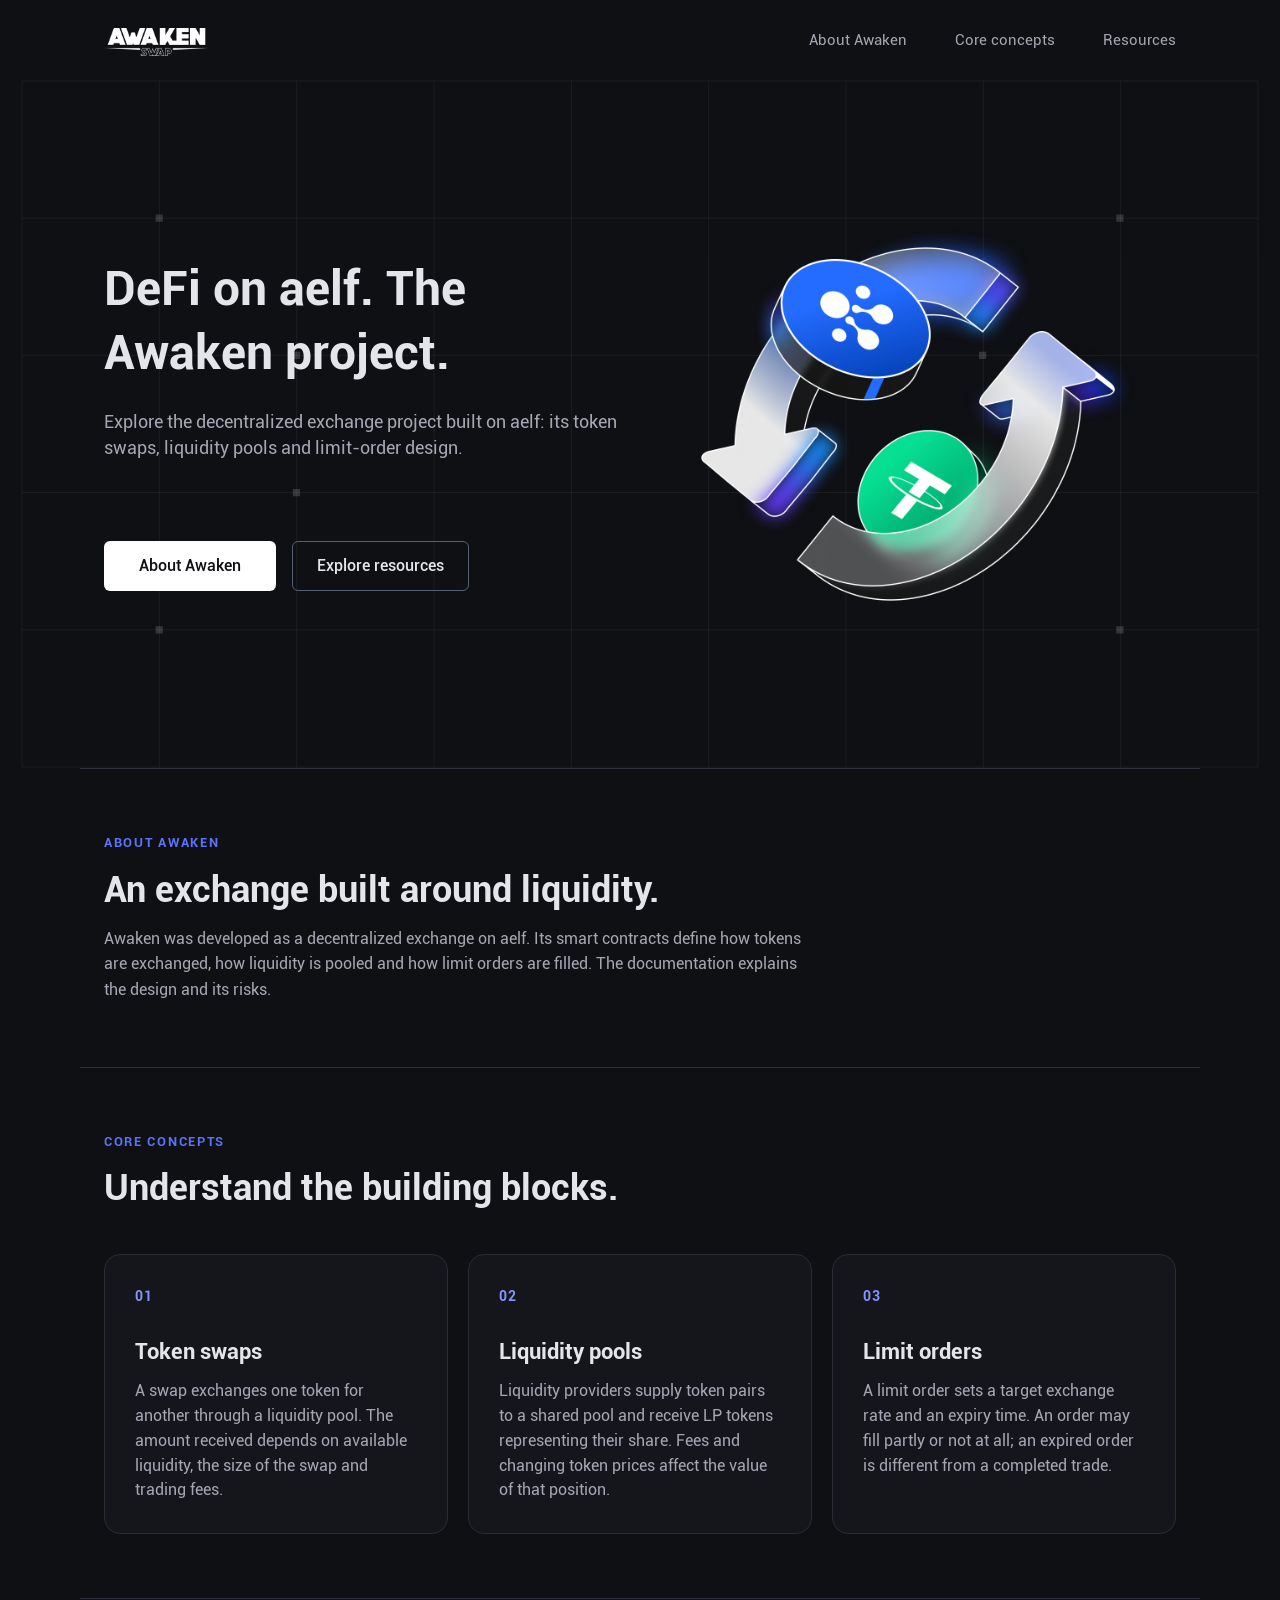
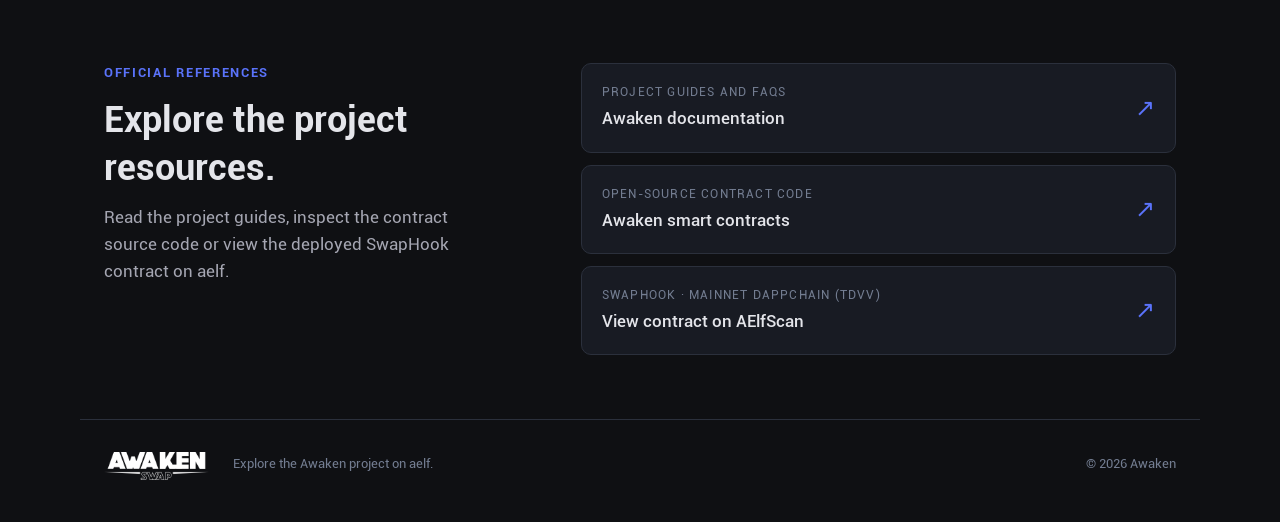
<file: index.html>
<!doctype html>
<html lang="en">
  <head>
    <meta charset="utf-8">
    <meta name="viewport" content="width=device-width, initial-scale=1">
    <meta name="description" content="Learn about Awaken, token swaps and liquidity pools on aelf. Find project documentation, smart contracts and blockchain records.">
    <meta name="theme-color" content="#101217">
    <title>Awaken · DeFi on aelf</title>
    <link rel="icon" href="assets/awaken-mark.svg" type="image/svg+xml">
    <link rel="stylesheet" href="styles.css">
    <link rel="stylesheet" href="landing.css">
  </head>
  <body>
    <header class="site-header">
      <a class="brand" href="index.html" aria-label="Awaken home">
        <img class="wordmark" src="assets/landing-logo.svg" alt="AwakenSwap" width="200" height="32">
      </a>
      <nav aria-label="Page navigation">
        <a href="#about">About Awaken</a>
        <a href="#scope">Core concepts</a>
        <a href="#support">Resources</a>
      </nav>
    </header>

    <main>
      <section class="hero" aria-labelledby="page-title">
        <div class="hero-copy">
          <p class="eyebrow">Awaken</p>
          <h1 id="page-title">DeFi on aelf.
            The Awaken project.</h1>
          <p class="hero-lede">Explore the decentralized exchange project built on aelf: its token swaps, liquidity pools and limit-order design.</p>
          <div class="hero-actions">
            <a class="button button-primary" href="#about">About Awaken</a>
            <a class="button button-secondary" href="#support">Explore resources</a>
          </div>
        </div>
        <img class="hero-image" src="assets/landing-hero.png" width="640" height="640" alt="Awaken’s original aelf DeFi illustration">
      </section>

      <section class="notice section" id="about" aria-labelledby="about-title">
        <div>
          <p class="eyebrow">About Awaken</p>
          <h2 id="about-title">An exchange built around liquidity.</h2>
          <p>Awaken was developed as a decentralized exchange on aelf. Its smart contracts define how tokens are exchanged, how liquidity is pooled and how limit orders are filled. The documentation explains the design and its risks.</p>
        </div>
      </section>

      <section class="section" id="scope" aria-labelledby="scope-title">
        <div class="section-heading">
          <p class="eyebrow">Core concepts</p>
          <h2 id="scope-title">Understand the building blocks.</h2>
        </div>
        <div class="card-grid">
          <article class="info-card featured-card">
            <div class="card-number">01</div>
            <h3>Token swaps</h3>
            <p>A swap exchanges one token for another through a liquidity pool. The amount received depends on available liquidity, the size of the swap and trading fees.</p>
          </article>
          <article class="info-card">
            <div class="card-number">02</div>
            <h3>Liquidity pools</h3>
            <p>Liquidity providers supply token pairs to a shared pool and receive LP tokens representing their share. Fees and changing token prices affect the value of that position.</p>
          </article>
          <article class="info-card">
            <div class="card-number">03</div>
            <h3>Limit orders</h3>
            <p>A limit order sets a target exchange rate and an expiry time. An order may fill partly or not at all; an expired order is different from a completed trade.</p>
          </article>
        </div>
      </section>

      <section class="section support" id="support" aria-labelledby="support-title">
        <div class="section-heading">
          <p class="eyebrow">Official references</p>
          <h2 id="support-title">Explore the project resources.</h2>
          <p>Read the project guides, inspect the contract source code or view the deployed SwapHook contract on aelf.</p>
        </div>
        <div class="support-links">
          <a href="https://awakenfinance.gitbook.io/en/" target="_blank" rel="noopener noreferrer">
            <span><small>Project guides and FAQs</small><strong>Awaken documentation</strong></span><span class="arrow" aria-hidden="true">↗</span>
          </a>
          <a href="https://github.com/Awaken-Finance/awaken-swap-contract" target="_blank" rel="noopener noreferrer">
            <span><small>Open-source contract code</small><strong>Awaken smart contracts</strong></span><span class="arrow" aria-hidden="true">↗</span>
          </a>
          <a href="https://aelfscan.io/tDVV/address/ELF_T3mdFC35CQSatUXQ5bQ886pULo2TnzS9rfXxmsoZSGnTq2a2S_tDVV?tab=contract" target="_blank" rel="noopener noreferrer">
            <span><small>SwapHook · Mainnet dAppChain (tDVV)</small><strong>View contract on AElfScan</strong></span><span class="arrow" aria-hidden="true">↗</span>
          </a>
        </div>
      </section>
    </main>

    <footer class="site-footer">
      <div class="brand footer-brand"><img class="wordmark" src="assets/landing-logo.svg" alt="AwakenSwap" width="200" height="32"></div>
      <p>Explore the Awaken project on aelf.</p>
      <p>© 2026 Awaken</p>
    </footer>
  </body>
</html>
</file>
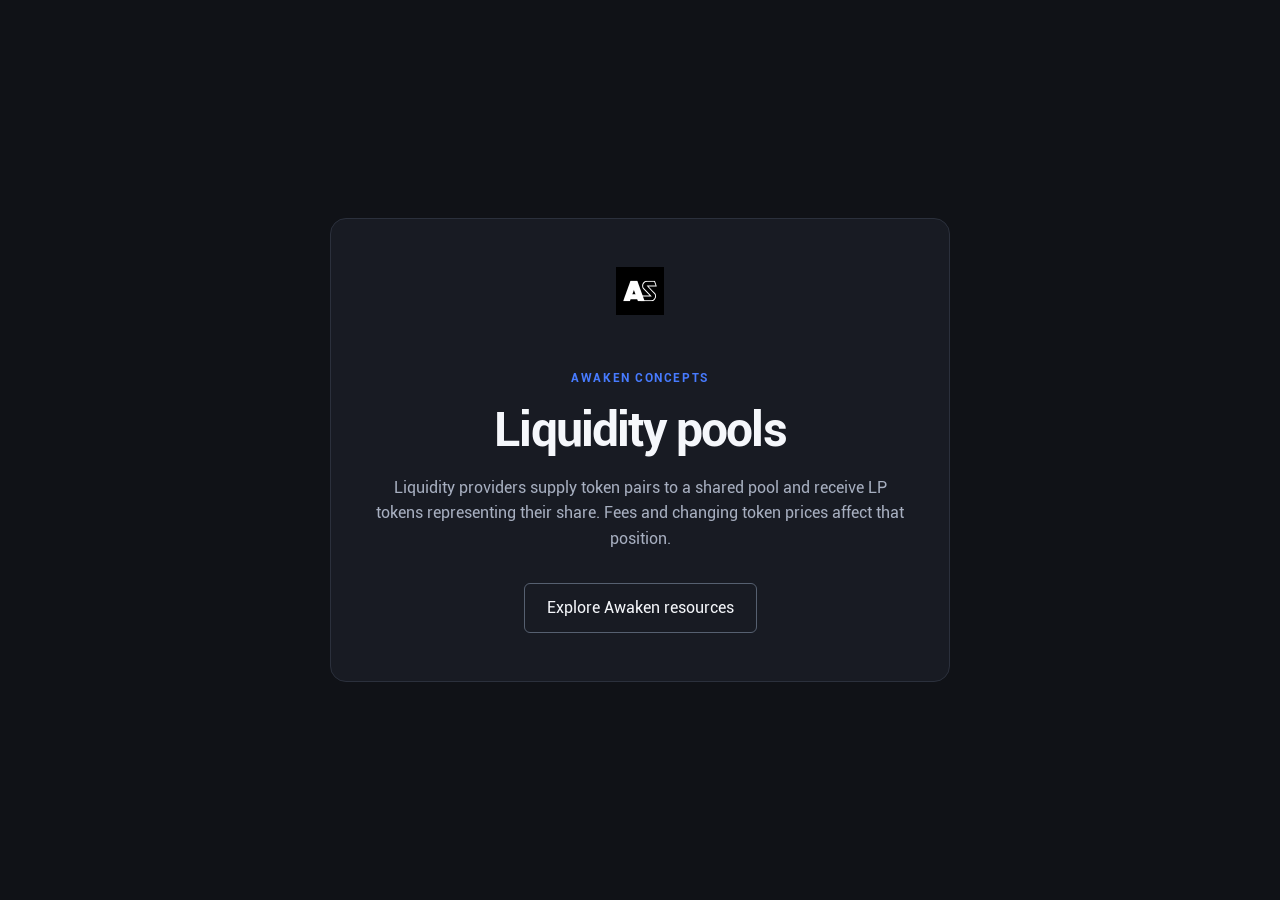
<file: liquidity/index.html>
<!doctype html>
<html lang="en">
  <head>
    <meta charset="utf-8">
    <meta name="viewport" content="width=device-width, initial-scale=1">
    <meta name="description" content="Liquidity providers supply token pairs to a shared pool and receive LP tokens representing their share. Fees and changing token prices affect that position.">
    <meta name="theme-color" content="#101217">
    <title>Awaken · Liquidity pools</title>
    <link rel="icon" href="../assets/awaken-mark.svg" type="image/svg+xml">
    <link rel="stylesheet" href="../styles.css">
    <link rel="stylesheet" href="../routes/topics.css">
  </head>
  <body>
    <main class="topic-page">
      <img class="mark" src="../assets/awaken-mark.svg" alt="Awaken">
      <p class="eyebrow">Awaken concepts</p>
      <h1>Liquidity pools</h1>
      <p>Liquidity providers supply token pairs to a shared pool and receive LP tokens representing their share. Fees and changing token prices affect that position.</p>
      <a class="back" href="../index.html">Explore Awaken resources</a>
    </main>
  </body>
</html>
</file>
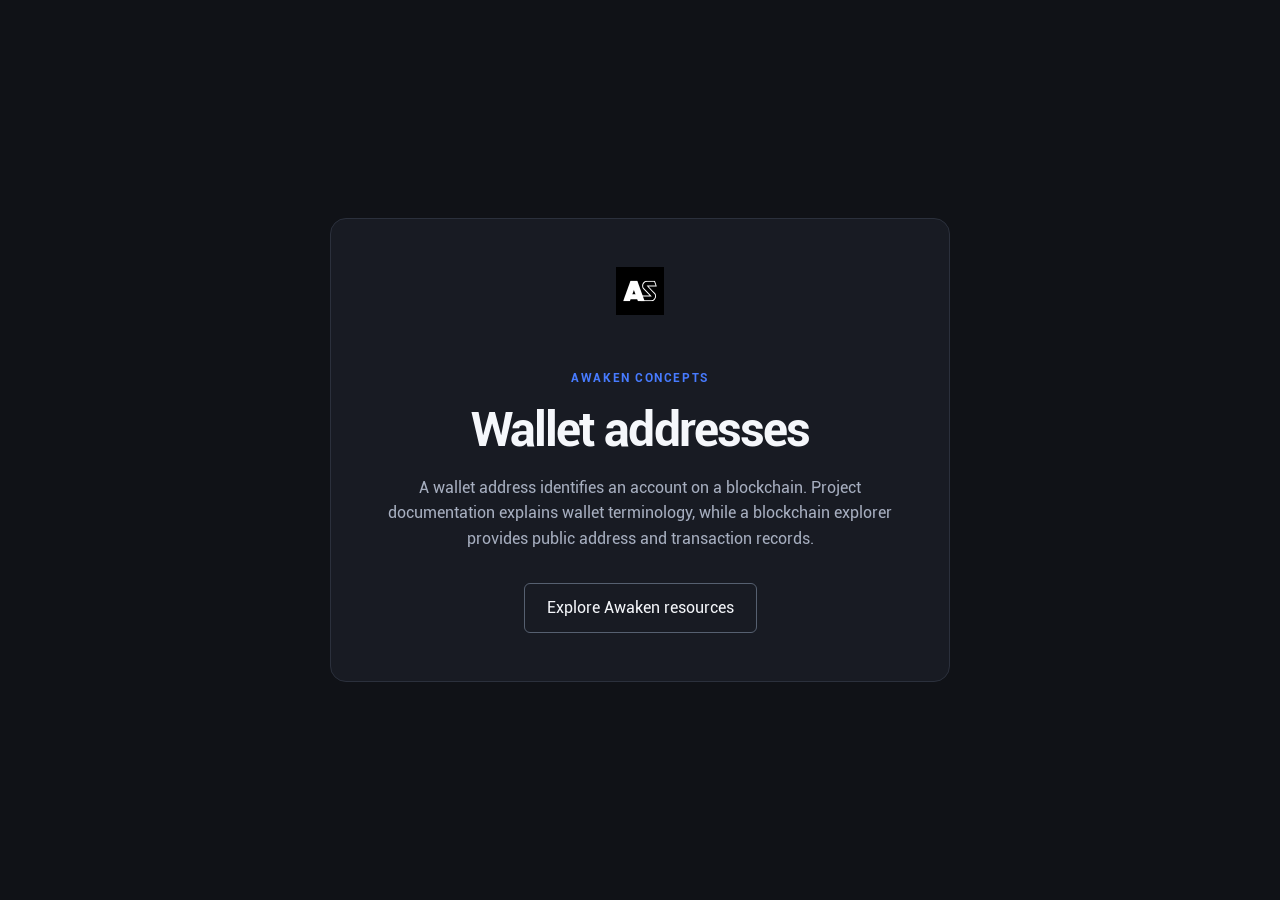
<file: login/index.html>
<!doctype html>
<html lang="en">
  <head>
    <meta charset="utf-8">
    <meta name="viewport" content="width=device-width, initial-scale=1">
    <meta name="description" content="A wallet address identifies an account on a blockchain. Project documentation explains wallet terminology, while a blockchain explorer provides public address and transaction records.">
    <meta name="theme-color" content="#101217">
    <title>Awaken · Wallet addresses</title>
    <link rel="icon" href="../assets/awaken-mark.svg" type="image/svg+xml">
    <link rel="stylesheet" href="../styles.css">
    <link rel="stylesheet" href="../routes/topics.css">
  </head>
  <body>
    <main class="topic-page">
      <img class="mark" src="../assets/awaken-mark.svg" alt="Awaken">
      <p class="eyebrow">Awaken concepts</p>
      <h1>Wallet addresses</h1>
      <p>A wallet address identifies an account on a blockchain. Project documentation explains wallet terminology, while a blockchain explorer provides public address and transaction records.</p>
      <a class="back" href="../index.html">Explore Awaken resources</a>
    </main>
  </body>
</html>
</file>
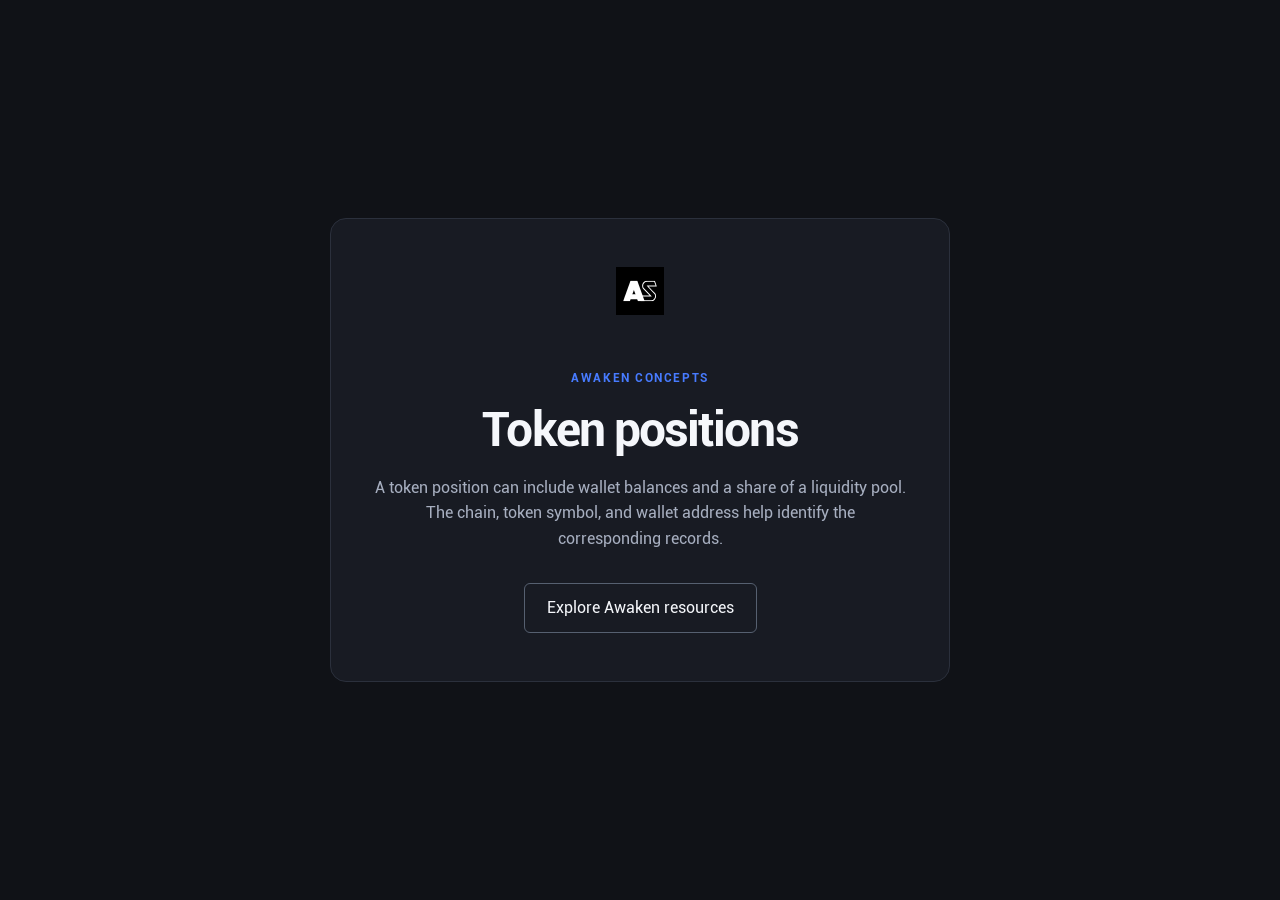
<file: portfolio/index.html>
<!doctype html>
<html lang="en">
  <head>
    <meta charset="utf-8">
    <meta name="viewport" content="width=device-width, initial-scale=1">
    <meta name="description" content="A token position can include wallet balances and a share of a liquidity pool. The chain, token symbol, and wallet address help identify the corresponding records.">
    <meta name="theme-color" content="#101217">
    <title>Awaken · Token positions</title>
    <link rel="icon" href="../assets/awaken-mark.svg" type="image/svg+xml">
    <link rel="stylesheet" href="../styles.css">
    <link rel="stylesheet" href="../routes/topics.css">
  </head>
  <body>
    <main class="topic-page">
      <img class="mark" src="../assets/awaken-mark.svg" alt="Awaken">
      <p class="eyebrow">Awaken concepts</p>
      <h1>Token positions</h1>
      <p>A token position can include wallet balances and a share of a liquidity pool. The chain, token symbol, and wallet address help identify the corresponding records.</p>
      <a class="back" href="../index.html">Explore Awaken resources</a>
    </main>
  </body>
</html>
</file>
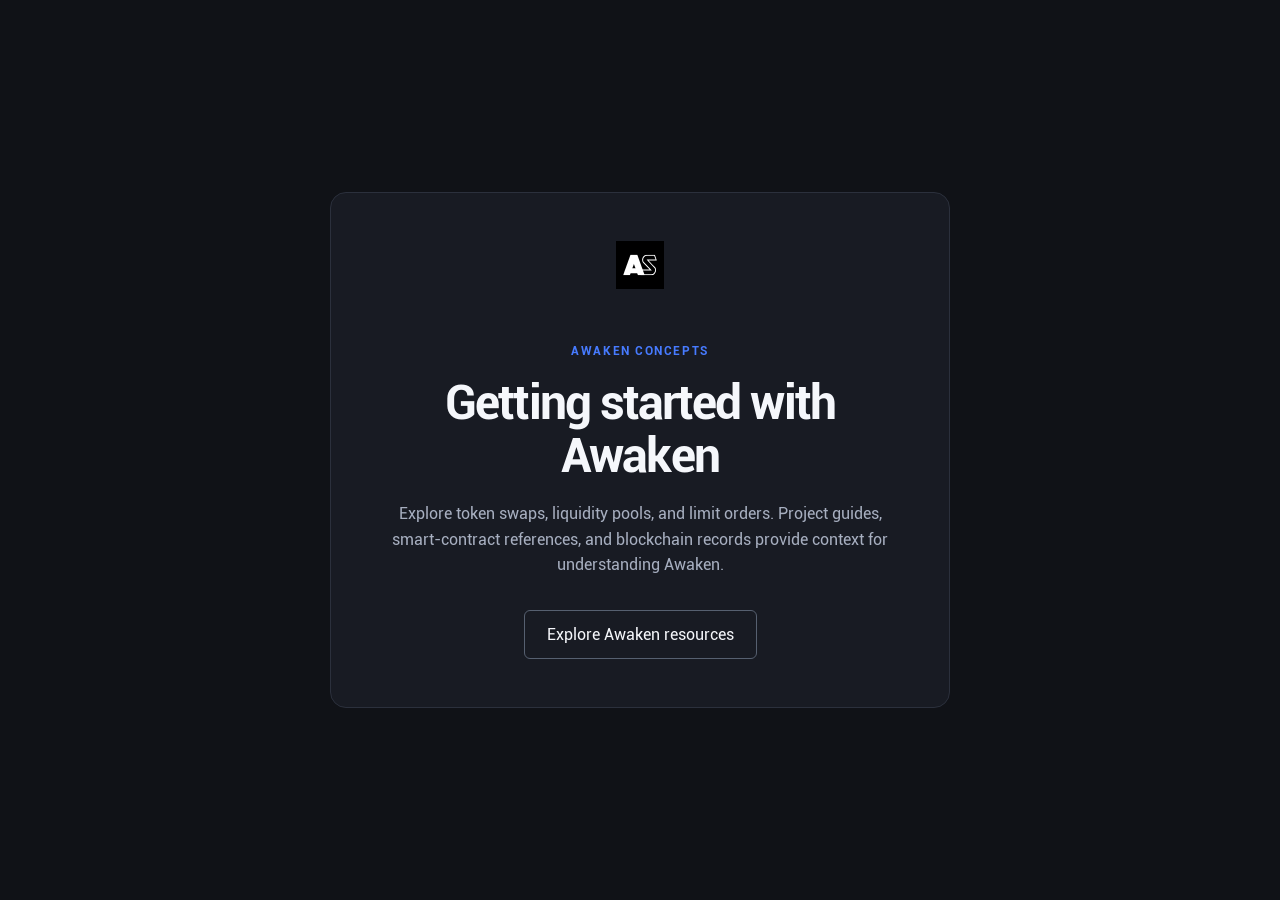
<file: signup/index.html>
<!doctype html>
<html lang="en">
  <head>
    <meta charset="utf-8">
    <meta name="viewport" content="width=device-width, initial-scale=1">
    <meta name="description" content="Explore token swaps, liquidity pools, and limit orders. Project guides, smart-contract references, and blockchain records provide context for understanding Awaken.">
    <meta name="theme-color" content="#101217">
    <title>Awaken · Getting started with Awaken</title>
    <link rel="icon" href="../assets/awaken-mark.svg" type="image/svg+xml">
    <link rel="stylesheet" href="../styles.css">
    <link rel="stylesheet" href="../routes/topics.css">
  </head>
  <body>
    <main class="topic-page">
      <img class="mark" src="../assets/awaken-mark.svg" alt="Awaken">
      <p class="eyebrow">Awaken concepts</p>
      <h1>Getting started with Awaken</h1>
      <p>Explore token swaps, liquidity pools, and limit orders. Project guides, smart-contract references, and blockchain records provide context for understanding Awaken.</p>
      <a class="back" href="../index.html">Explore Awaken resources</a>
    </main>
  </body>
</html>
</file>
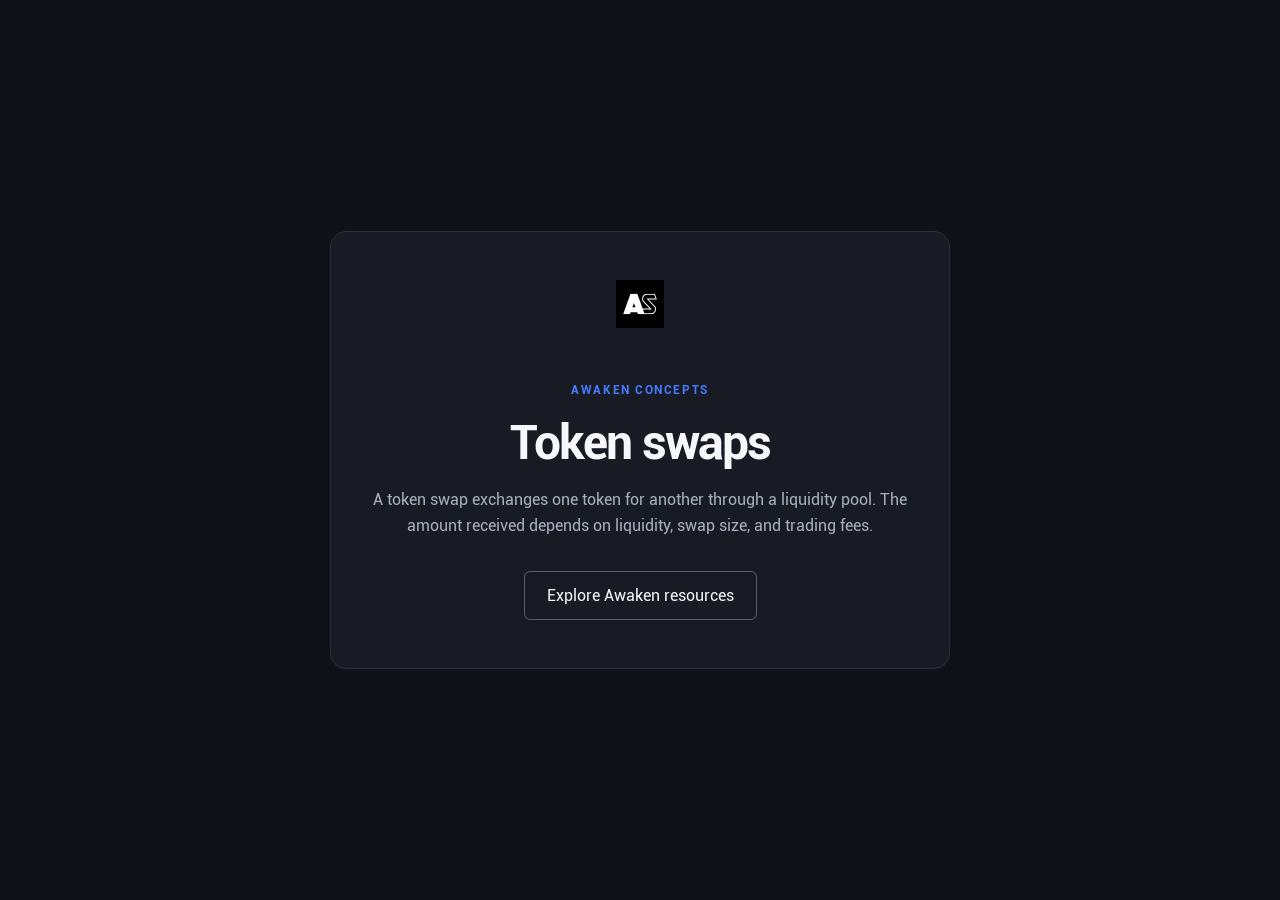
<file: swap/index.html>
<!doctype html>
<html lang="en">
  <head>
    <meta charset="utf-8">
    <meta name="viewport" content="width=device-width, initial-scale=1">
    <meta name="description" content="A token swap exchanges one token for another through a liquidity pool. The amount received depends on liquidity, swap size, and trading fees.">
    <meta name="theme-color" content="#101217">
    <title>Awaken · Token swaps</title>
    <link rel="icon" href="../assets/awaken-mark.svg" type="image/svg+xml">
    <link rel="stylesheet" href="../styles.css">
    <link rel="stylesheet" href="../routes/topics.css">
  </head>
  <body>
    <main class="topic-page">
      <img class="mark" src="../assets/awaken-mark.svg" alt="Awaken">
      <p class="eyebrow">Awaken concepts</p>
      <h1>Token swaps</h1>
      <p>A token swap exchanges one token for another through a liquidity pool. The amount received depends on liquidity, swap size, and trading fees.</p>
      <a class="back" href="../index.html">Explore Awaken resources</a>
    </main>
  </body>
</html>
</file>
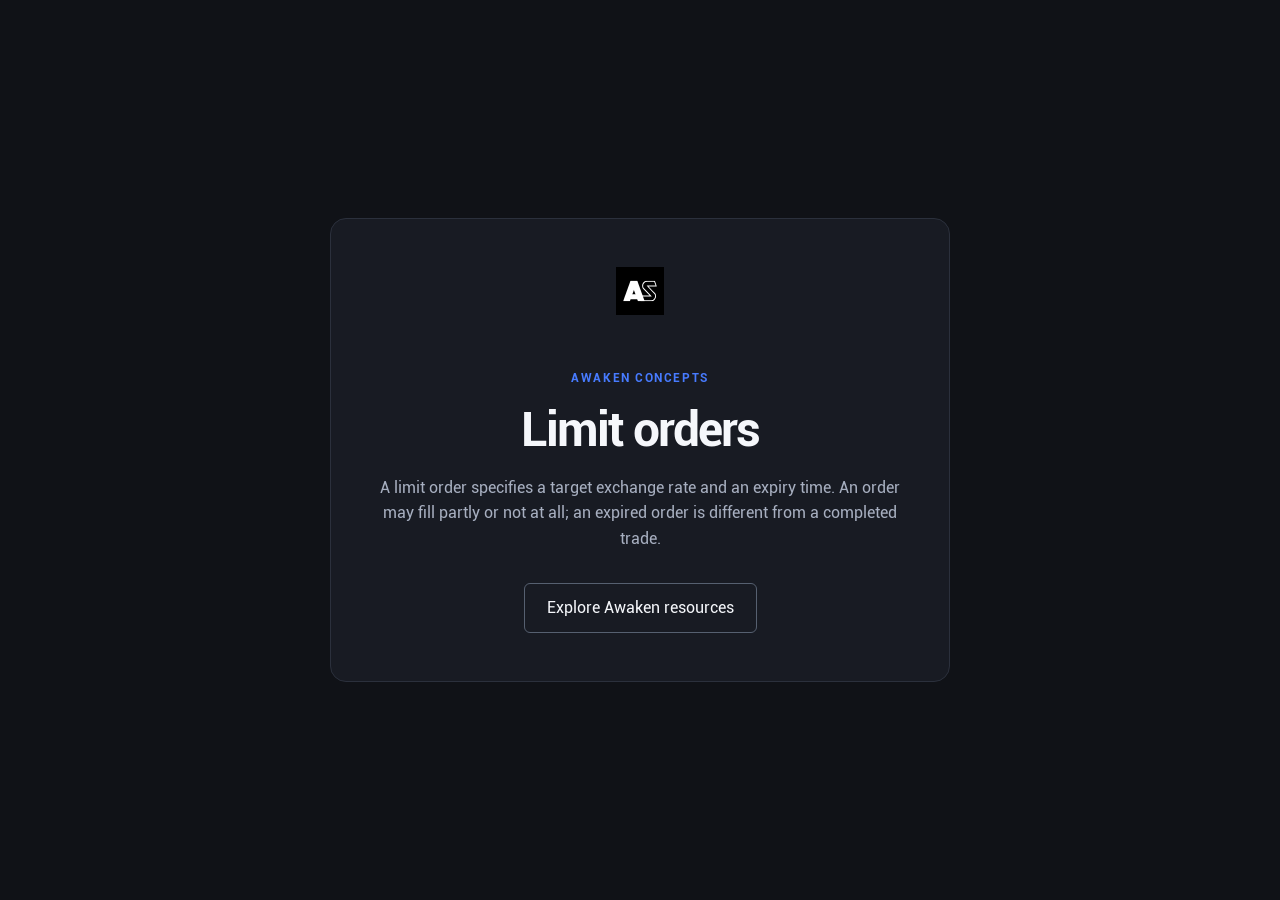
<file: trading/index.html>
<!doctype html>
<html lang="en">
  <head>
    <meta charset="utf-8">
    <meta name="viewport" content="width=device-width, initial-scale=1">
    <meta name="description" content="A limit order specifies a target exchange rate and an expiry time. An order may fill partly or not at all; an expired order is different from a completed trade.">
    <meta name="theme-color" content="#101217">
    <title>Awaken · Limit orders</title>
    <link rel="icon" href="../assets/awaken-mark.svg" type="image/svg+xml">
    <link rel="stylesheet" href="../styles.css">
    <link rel="stylesheet" href="../routes/topics.css">
  </head>
  <body>
    <main class="topic-page">
      <img class="mark" src="../assets/awaken-mark.svg" alt="Awaken">
      <p class="eyebrow">Awaken concepts</p>
      <h1>Limit orders</h1>
      <p>A limit order specifies a target exchange rate and an expiry time. An order may fill partly or not at all; an expired order is different from a completed trade.</p>
      <a class="back" href="../index.html">Explore Awaken resources</a>
    </main>
  </body>
</html>
</file>
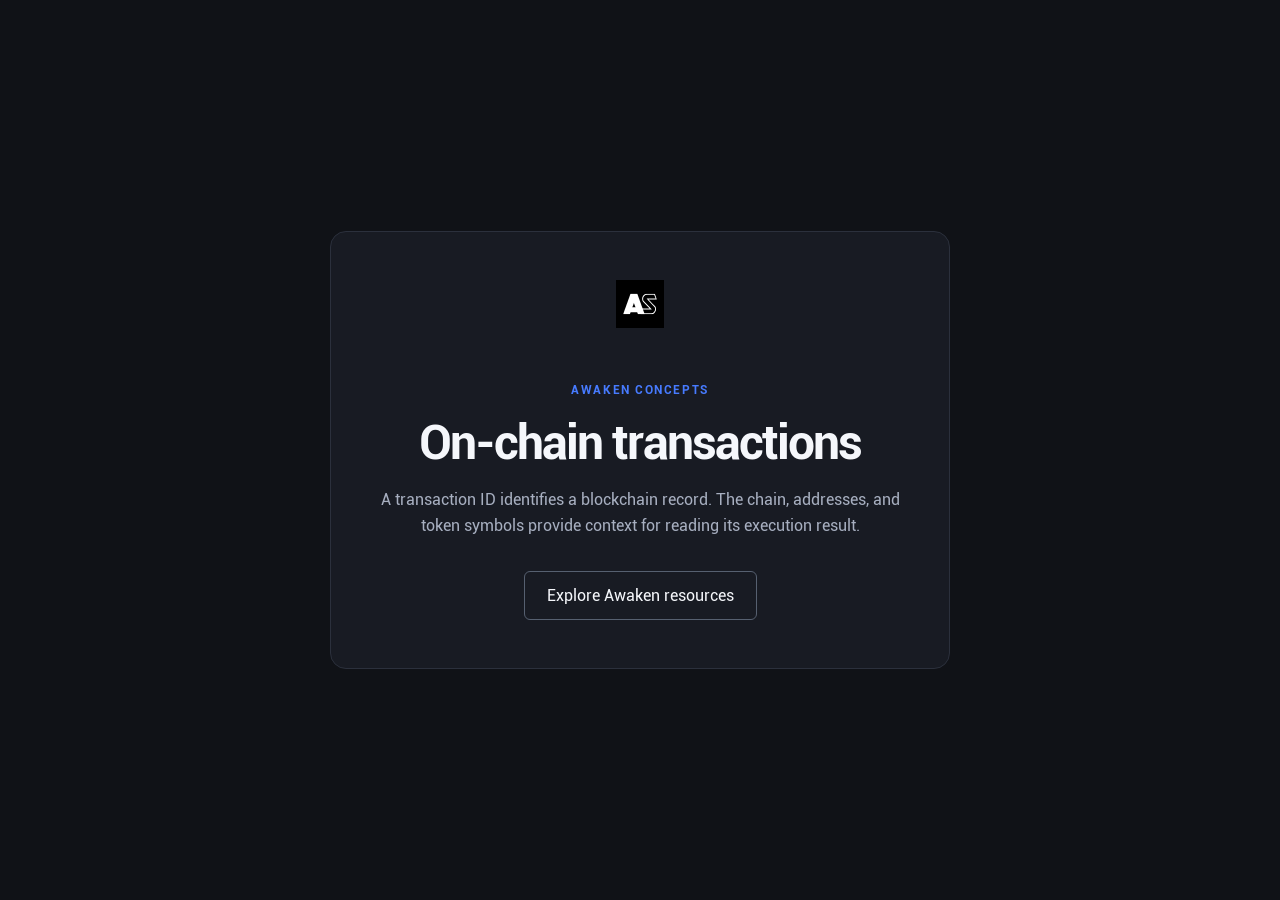
<file: transactions/index.html>
<!doctype html>
<html lang="en">
  <head>
    <meta charset="utf-8">
    <meta name="viewport" content="width=device-width, initial-scale=1">
    <meta name="description" content="A transaction ID identifies a blockchain record. The chain, addresses, and token symbols provide context for reading its execution result.">
    <meta name="theme-color" content="#101217">
    <title>Awaken · On-chain transactions</title>
    <link rel="icon" href="../assets/awaken-mark.svg" type="image/svg+xml">
    <link rel="stylesheet" href="../styles.css">
    <link rel="stylesheet" href="../routes/topics.css">
  </head>
  <body>
    <main class="topic-page">
      <img class="mark" src="../assets/awaken-mark.svg" alt="Awaken">
      <p class="eyebrow">Awaken concepts</p>
      <h1>On-chain transactions</h1>
      <p>A transaction ID identifies a blockchain record. The chain, addresses, and token symbols provide context for reading its execution result.</p>
      <a class="back" href="../index.html">Explore Awaken resources</a>
    </main>
  </body>
</html>
</file>
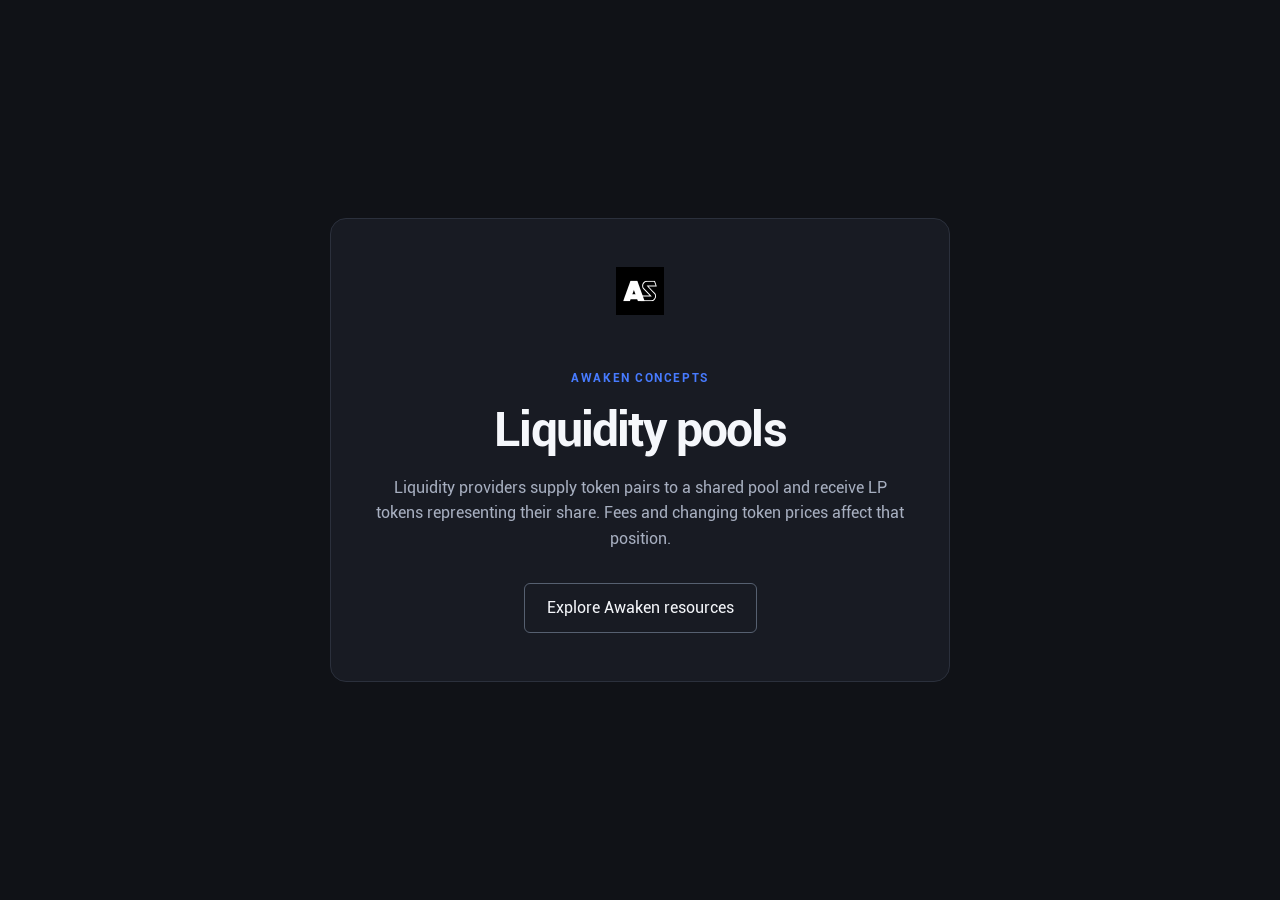
<file: routes/liquidity/index.html>
<!doctype html>
<html lang="en">
  <head>
    <meta charset="utf-8">
    <meta name="viewport" content="width=device-width, initial-scale=1">
    <meta name="description" content="Liquidity providers supply token pairs to a shared pool and receive LP tokens representing their share. Fees and changing token prices affect that position.">
    <meta name="theme-color" content="#101217">
    <title>Awaken · Liquidity pools</title>
    <link rel="icon" href="../../assets/awaken-mark.svg" type="image/svg+xml">
    <link rel="stylesheet" href="../../styles.css">
    <link rel="stylesheet" href="../topics.css">
  </head>
  <body>
    <main class="topic-page">
      <img class="mark" src="../../assets/awaken-mark.svg" alt="Awaken">
      <p class="eyebrow">Awaken concepts</p>
      <h1>Liquidity pools</h1>
      <p>Liquidity providers supply token pairs to a shared pool and receive LP tokens representing their share. Fees and changing token prices affect that position.</p>
      <a class="back" href="../../index.html">Explore Awaken resources</a>
    </main>
  </body>
</html>
</file>
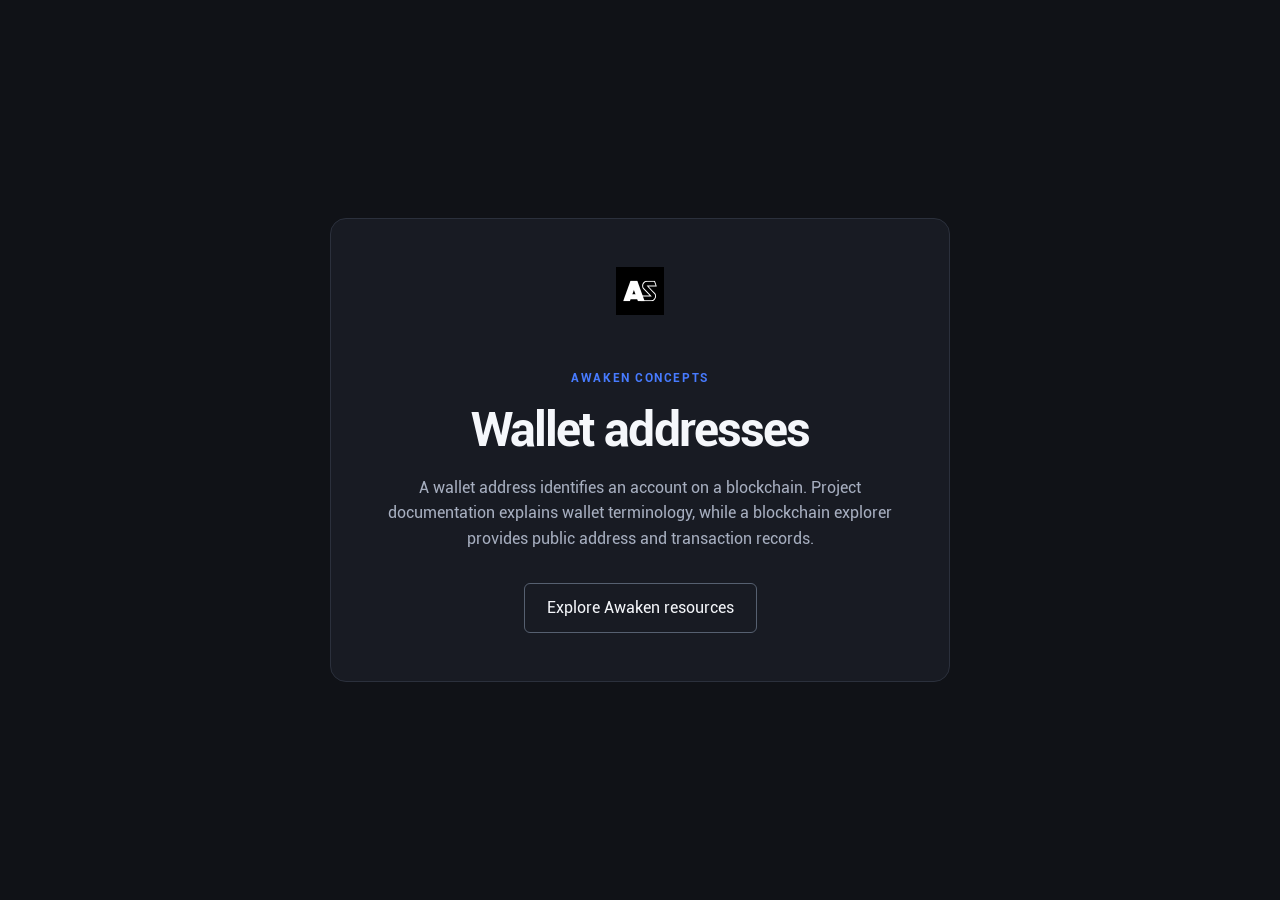
<file: routes/login/index.html>
<!doctype html>
<html lang="en">
  <head>
    <meta charset="utf-8">
    <meta name="viewport" content="width=device-width, initial-scale=1">
    <meta name="description" content="A wallet address identifies an account on a blockchain. Project documentation explains wallet terminology, while a blockchain explorer provides public address and transaction records.">
    <meta name="theme-color" content="#101217">
    <title>Awaken · Wallet addresses</title>
    <link rel="icon" href="../../assets/awaken-mark.svg" type="image/svg+xml">
    <link rel="stylesheet" href="../../styles.css">
    <link rel="stylesheet" href="../topics.css">
  </head>
  <body>
    <main class="topic-page">
      <img class="mark" src="../../assets/awaken-mark.svg" alt="Awaken">
      <p class="eyebrow">Awaken concepts</p>
      <h1>Wallet addresses</h1>
      <p>A wallet address identifies an account on a blockchain. Project documentation explains wallet terminology, while a blockchain explorer provides public address and transaction records.</p>
      <a class="back" href="../../index.html">Explore Awaken resources</a>
    </main>
  </body>
</html>
</file>
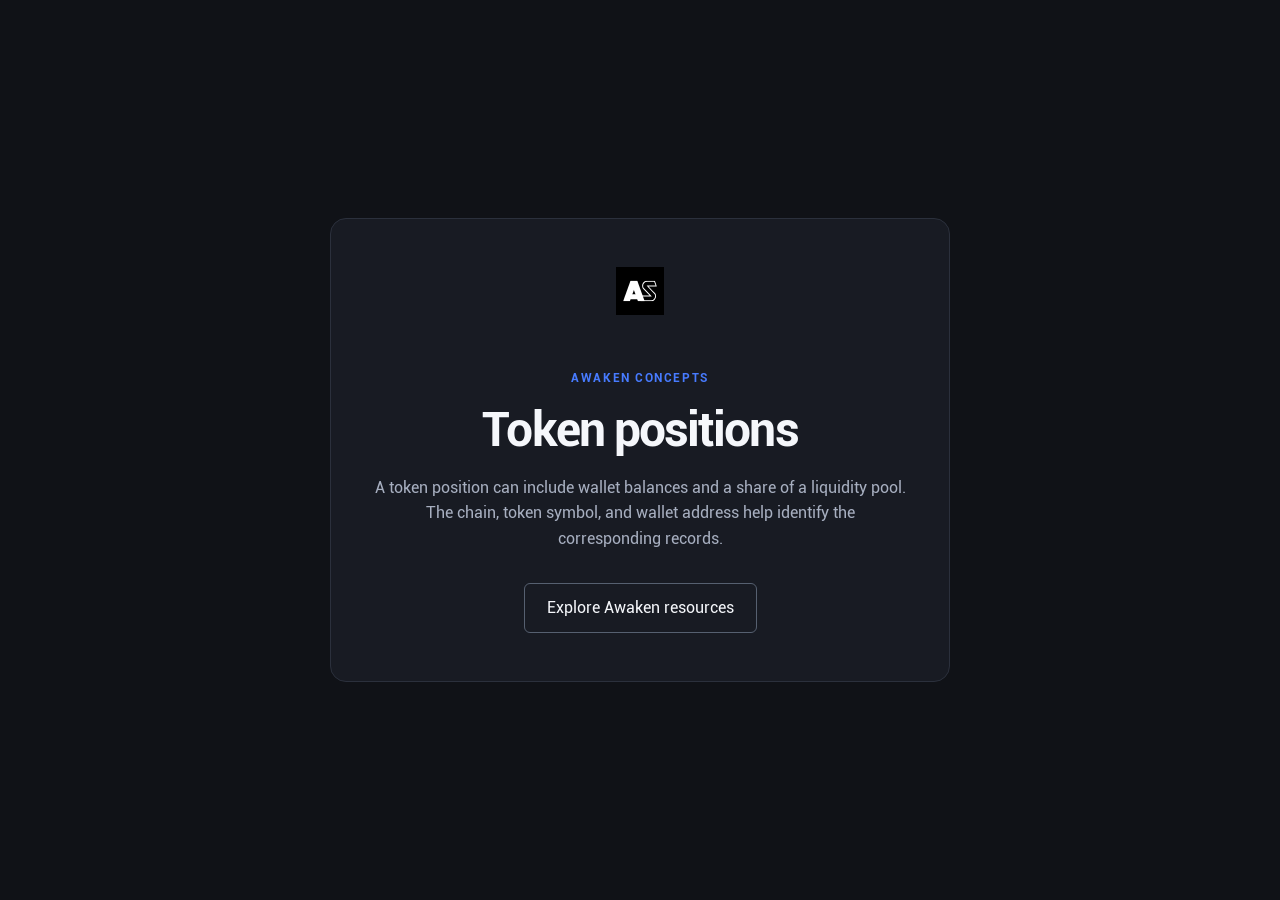
<file: routes/portfolio/index.html>
<!doctype html>
<html lang="en">
  <head>
    <meta charset="utf-8">
    <meta name="viewport" content="width=device-width, initial-scale=1">
    <meta name="description" content="A token position can include wallet balances and a share of a liquidity pool. The chain, token symbol, and wallet address help identify the corresponding records.">
    <meta name="theme-color" content="#101217">
    <title>Awaken · Token positions</title>
    <link rel="icon" href="../../assets/awaken-mark.svg" type="image/svg+xml">
    <link rel="stylesheet" href="../../styles.css">
    <link rel="stylesheet" href="../topics.css">
  </head>
  <body>
    <main class="topic-page">
      <img class="mark" src="../../assets/awaken-mark.svg" alt="Awaken">
      <p class="eyebrow">Awaken concepts</p>
      <h1>Token positions</h1>
      <p>A token position can include wallet balances and a share of a liquidity pool. The chain, token symbol, and wallet address help identify the corresponding records.</p>
      <a class="back" href="../../index.html">Explore Awaken resources</a>
    </main>
  </body>
</html>
</file>
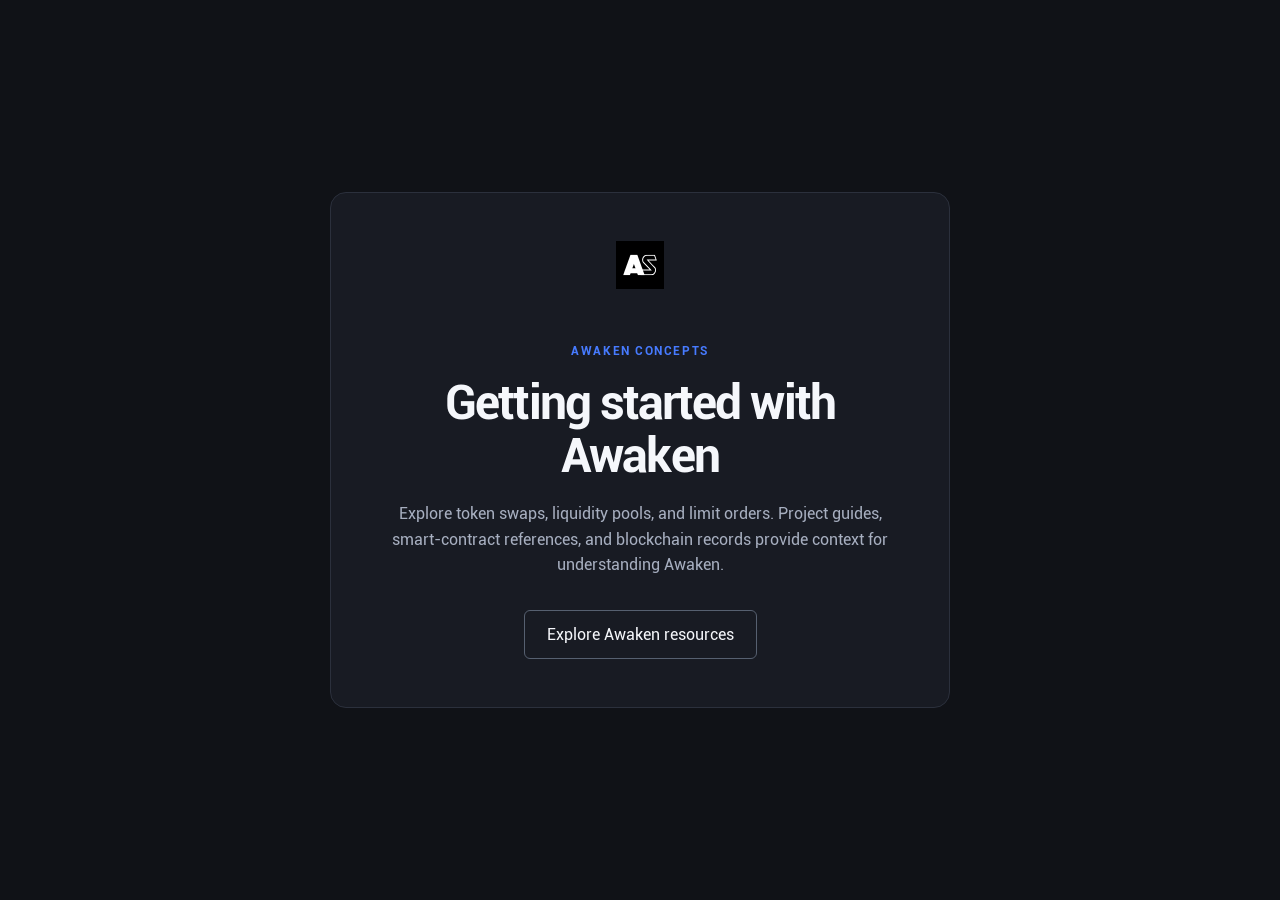
<file: routes/signup/index.html>
<!doctype html>
<html lang="en">
  <head>
    <meta charset="utf-8">
    <meta name="viewport" content="width=device-width, initial-scale=1">
    <meta name="description" content="Explore token swaps, liquidity pools, and limit orders. Project guides, smart-contract references, and blockchain records provide context for understanding Awaken.">
    <meta name="theme-color" content="#101217">
    <title>Awaken · Getting started with Awaken</title>
    <link rel="icon" href="../../assets/awaken-mark.svg" type="image/svg+xml">
    <link rel="stylesheet" href="../../styles.css">
    <link rel="stylesheet" href="../topics.css">
  </head>
  <body>
    <main class="topic-page">
      <img class="mark" src="../../assets/awaken-mark.svg" alt="Awaken">
      <p class="eyebrow">Awaken concepts</p>
      <h1>Getting started with Awaken</h1>
      <p>Explore token swaps, liquidity pools, and limit orders. Project guides, smart-contract references, and blockchain records provide context for understanding Awaken.</p>
      <a class="back" href="../../index.html">Explore Awaken resources</a>
    </main>
  </body>
</html>
</file>
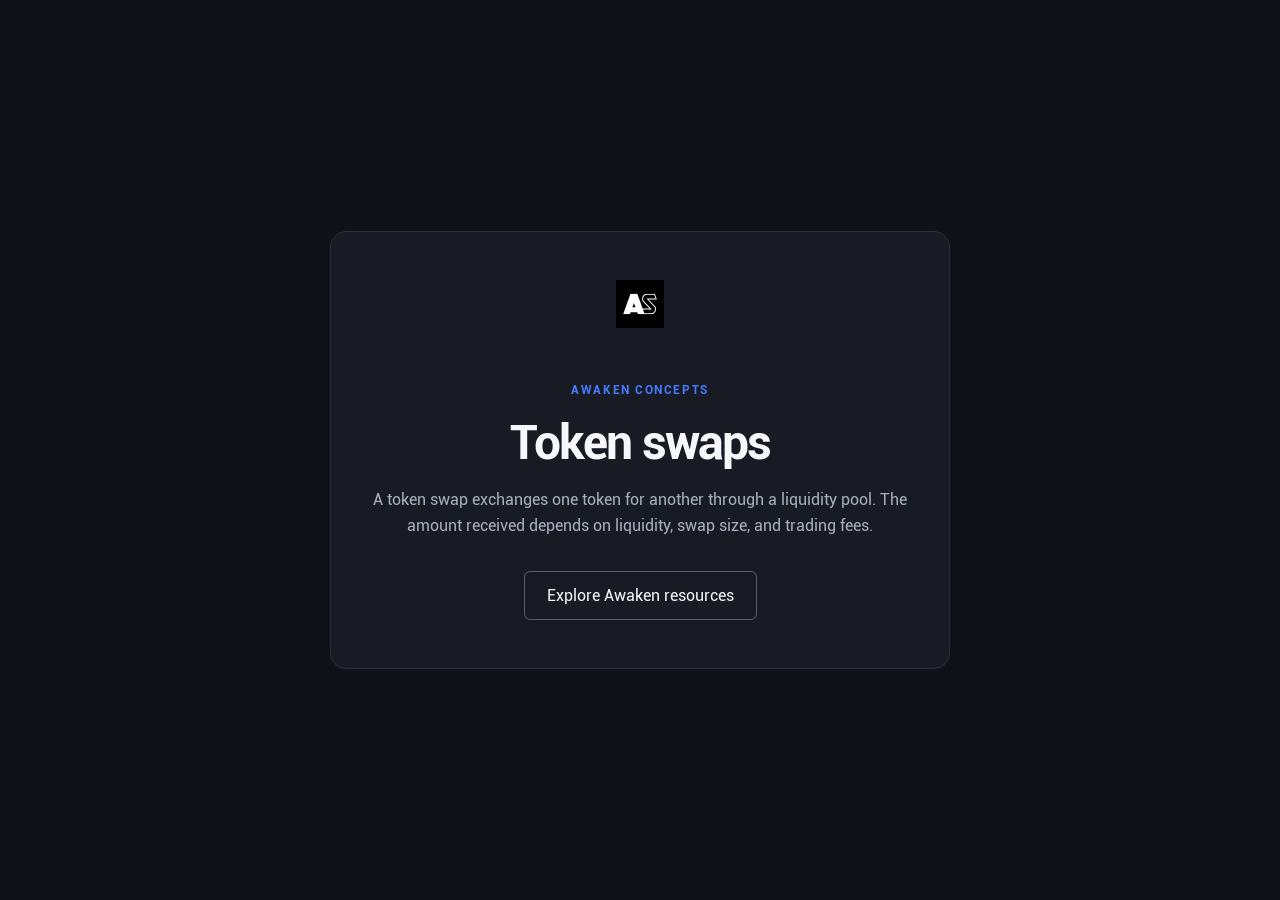
<file: routes/swap/index.html>
<!doctype html>
<html lang="en">
  <head>
    <meta charset="utf-8">
    <meta name="viewport" content="width=device-width, initial-scale=1">
    <meta name="description" content="A token swap exchanges one token for another through a liquidity pool. The amount received depends on liquidity, swap size, and trading fees.">
    <meta name="theme-color" content="#101217">
    <title>Awaken · Token swaps</title>
    <link rel="icon" href="../../assets/awaken-mark.svg" type="image/svg+xml">
    <link rel="stylesheet" href="../../styles.css">
    <link rel="stylesheet" href="../topics.css">
  </head>
  <body>
    <main class="topic-page">
      <img class="mark" src="../../assets/awaken-mark.svg" alt="Awaken">
      <p class="eyebrow">Awaken concepts</p>
      <h1>Token swaps</h1>
      <p>A token swap exchanges one token for another through a liquidity pool. The amount received depends on liquidity, swap size, and trading fees.</p>
      <a class="back" href="../../index.html">Explore Awaken resources</a>
    </main>
  </body>
</html>
</file>
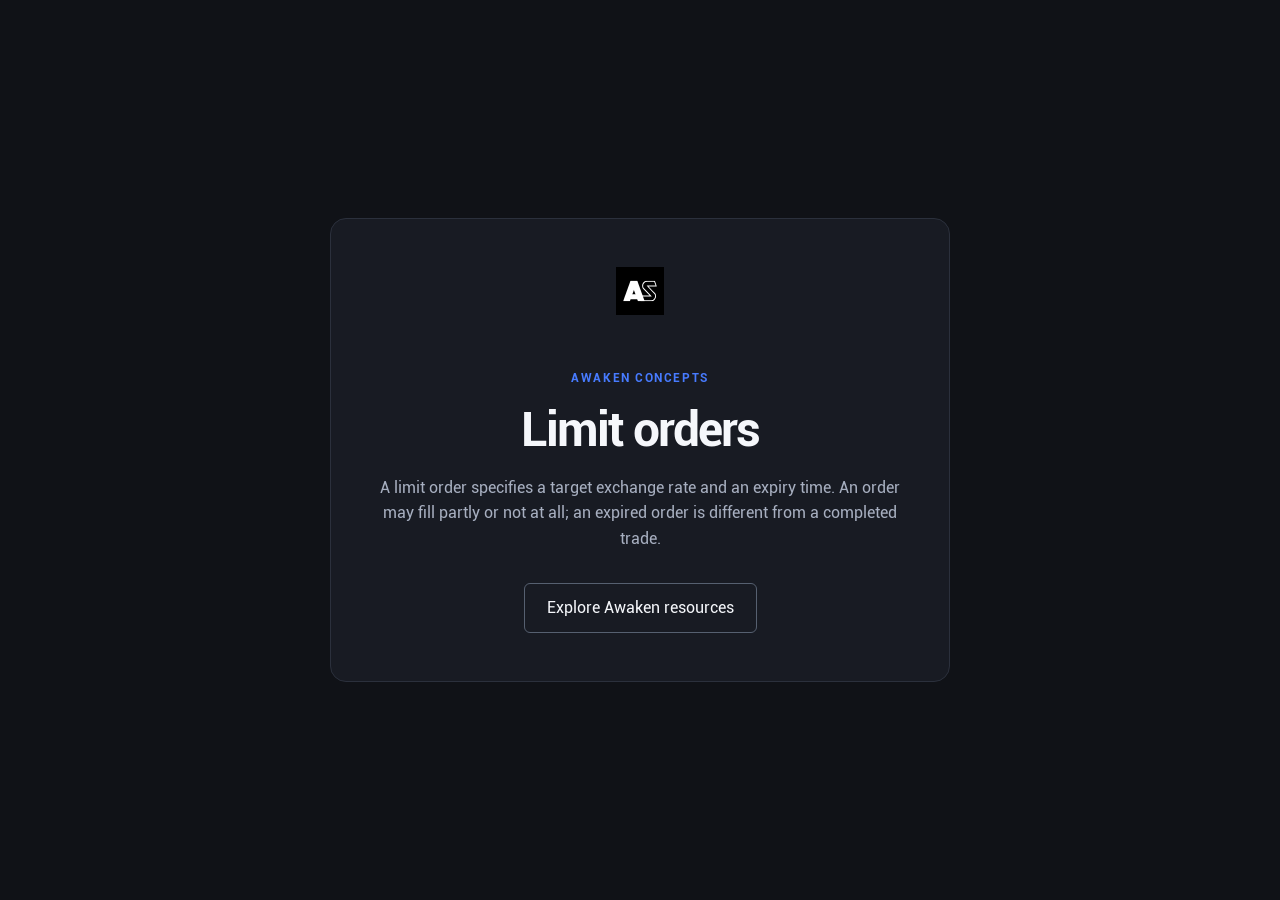
<file: routes/trading/index.html>
<!doctype html>
<html lang="en">
  <head>
    <meta charset="utf-8">
    <meta name="viewport" content="width=device-width, initial-scale=1">
    <meta name="description" content="A limit order specifies a target exchange rate and an expiry time. An order may fill partly or not at all; an expired order is different from a completed trade.">
    <meta name="theme-color" content="#101217">
    <title>Awaken · Limit orders</title>
    <link rel="icon" href="../../assets/awaken-mark.svg" type="image/svg+xml">
    <link rel="stylesheet" href="../../styles.css">
    <link rel="stylesheet" href="../topics.css">
  </head>
  <body>
    <main class="topic-page">
      <img class="mark" src="../../assets/awaken-mark.svg" alt="Awaken">
      <p class="eyebrow">Awaken concepts</p>
      <h1>Limit orders</h1>
      <p>A limit order specifies a target exchange rate and an expiry time. An order may fill partly or not at all; an expired order is different from a completed trade.</p>
      <a class="back" href="../../index.html">Explore Awaken resources</a>
    </main>
  </body>
</html>
</file>
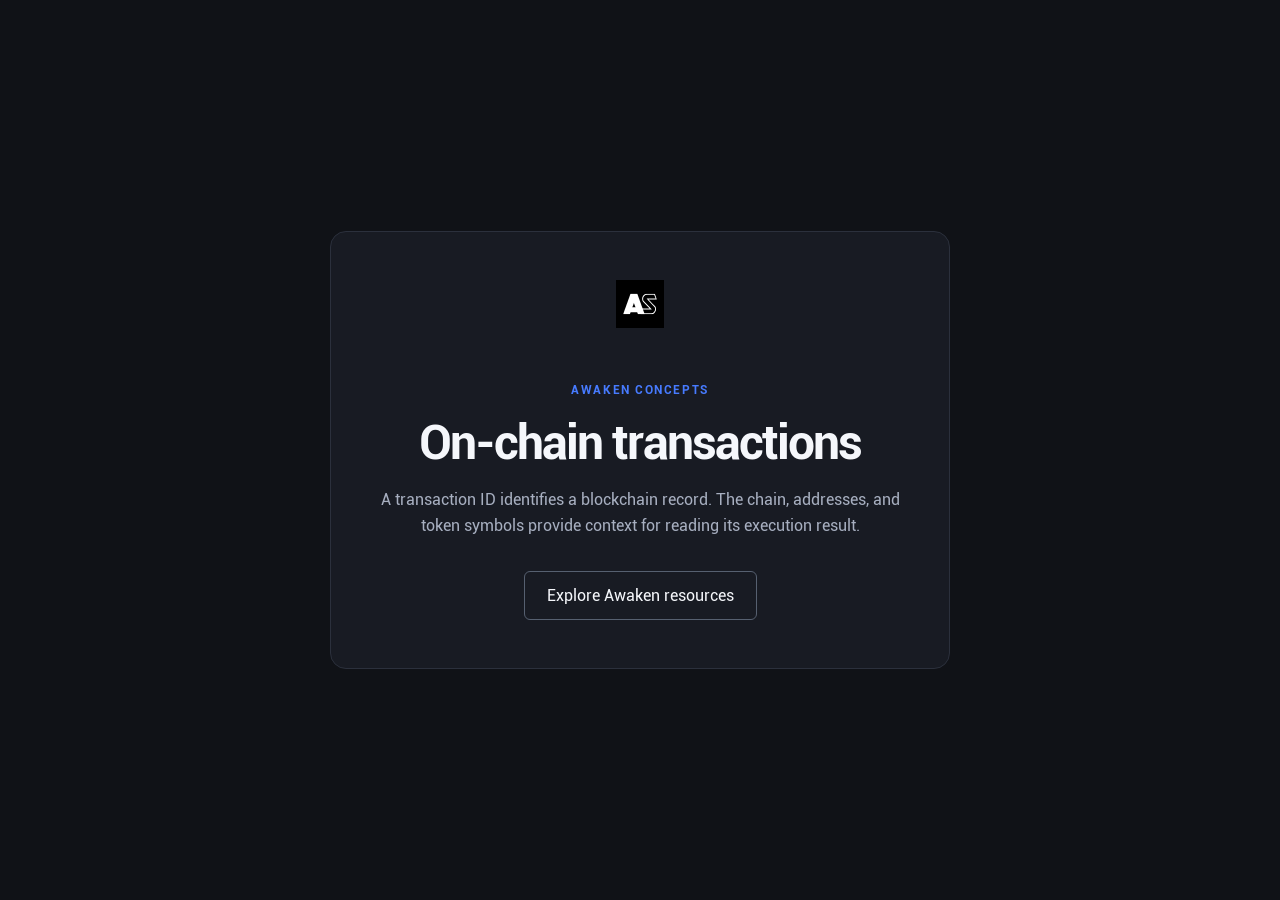
<file: routes/transactions/index.html>
<!doctype html>
<html lang="en">
  <head>
    <meta charset="utf-8">
    <meta name="viewport" content="width=device-width, initial-scale=1">
    <meta name="description" content="A transaction ID identifies a blockchain record. The chain, addresses, and token symbols provide context for reading its execution result.">
    <meta name="theme-color" content="#101217">
    <title>Awaken · On-chain transactions</title>
    <link rel="icon" href="../../assets/awaken-mark.svg" type="image/svg+xml">
    <link rel="stylesheet" href="../../styles.css">
    <link rel="stylesheet" href="../topics.css">
  </head>
  <body>
    <main class="topic-page">
      <img class="mark" src="../../assets/awaken-mark.svg" alt="Awaken">
      <p class="eyebrow">Awaken concepts</p>
      <h1>On-chain transactions</h1>
      <p>A transaction ID identifies a blockchain record. The chain, addresses, and token symbols provide context for reading its execution result.</p>
      <a class="back" href="../../index.html">Explore Awaken resources</a>
    </main>
  </body>
</html>
</file>
<file: styles.css>
@font-face{font-family:Roboto;src:url('assets/fonts/Roboto-Regular.ttf') format('truetype');font-weight:400;font-display:swap}
@font-face{font-family:Roboto;src:url('assets/fonts/Roboto-Medium.ttf') format('truetype');font-weight:500;font-display:swap}
@font-face{font-family:Roboto;src:url('assets/fonts/Roboto-Bold.ttf') format('truetype');font-weight:700;font-display:swap}
:root{--page:#101217;--panel:#181b23;--panel-strong:#1e212b;--text:#f5f7fb;--muted:#a7afc0;--faint:#737d91;--line:#2b303c;--brand:#477bff;--brand-soft:#172b62;--gold:#ffc736;--max:1160px}
*{box-sizing:border-box}html{scroll-behavior:smooth}body{margin:0;background:var(--page);color:var(--text);font-family:Roboto,Arial,sans-serif;font-size:16px;line-height:1.6}a{color:inherit;text-decoration:none}a:focus-visible{outline:3px solid var(--gold);outline-offset:4px}p,h1,h2,h3{margin:0}.site-header{height:80px;max-width:var(--max);margin:auto;padding:0 24px;display:flex;align-items:center;gap:42px;border-bottom:1px solid var(--line)}.brand{display:inline-flex;align-items:center;gap:10px;font-size:20px;font-weight:700;letter-spacing:.02em;white-space:nowrap}.brand img{display:block}.site-header nav{display:flex;align-items:center;gap:30px;flex:1}.site-header nav a{color:var(--muted);font-size:15px}.site-header nav a:hover{color:var(--text)}.header-state{border:1px solid var(--line);border-radius:100px;color:var(--muted);font-size:13px;padding:5px 12px;white-space:nowrap}.hero{max-width:var(--max);min-height:610px;margin:auto;padding:100px 24px 90px;display:grid;grid-template-columns:1fr 410px;align-items:center;gap:80px}.hero-copy{max-width:650px}.eyebrow{color:var(--brand);font-size:13px;font-weight:700;letter-spacing:.13em;text-transform:uppercase}.hero h1{margin-top:18px;font-size:clamp(42px,6vw,76px);line-height:1.06;letter-spacing:-.045em}.hero-lede{max-width:590px;margin-top:28px;color:var(--muted);font-size:20px;line-height:1.55}.hero-actions{display:flex;flex-wrap:wrap;gap:14px;margin-top:42px}.button{display:inline-flex;align-items:center;justify-content:center;min-height:48px;border-radius:6px;padding:11px 24px;font-weight:500;transition:transform .2s ease,opacity .2s ease}.button:hover{transform:translateY(-2px);opacity:.9}.button-primary{background:var(--brand);color:#fff}.button-secondary{border:1px solid #566070;color:var(--text)}.hero-orbit{width:360px;height:360px;position:relative;justify-self:center}.orbit{position:absolute;border:1px solid rgba(71,123,255,.42);border-radius:50%;inset:14px;transform:rotate(-25deg) scaleY(.55)}.orbit-two{inset:48px;border-color:rgba(255,199,54,.32);transform:rotate(57deg) scaleY(.62)}.orbit-core{position:absolute;inset:110px;display:grid;place-items:center;background:radial-gradient(circle at 35% 25%,#29488f,#172346 63%,#121729);border:1px solid #477bff;border-radius:50%;box-shadow:0 0 70px rgba(71,123,255,.25)}.orbit-core img{width:82px;height:82px}.section{max-width:var(--max);margin:auto;padding:90px 24px}.notice{display:flex;justify-content:space-between;align-items:center;gap:24px;border-top:1px solid var(--line);border-bottom:1px solid var(--line)}h2{margin-top:12px;font-size:clamp(30px,4vw,46px);line-height:1.15;letter-spacing:-.03em}.notice h2{font-size:36px}.notice p:last-child,.section-heading>p:last-child{margin-top:12px;color:var(--muted);font-size:17px}.status-pill{display:inline-flex;align-items:center;gap:9px;border:1px solid #365bba;border-radius:100px;color:#b9caff;padding:8px 15px;white-space:nowrap}.status-pill i{width:8px;height:8px;border-radius:50%;background:#1bc57d;box-shadow:0 0 0 4px rgba(27,197,125,.15)}.section-heading{max-width:680px}.card-grid{display:grid;grid-template-columns:repeat(3,1fr);gap:20px;margin-top:42px}.info-card{min-height:245px;padding:30px;border:1px solid var(--line);border-radius:16px;background:var(--panel);transition:transform .2s ease,border-color .2s ease}.info-card:hover{transform:translateY(-4px);border-color:#4b5870}.featured-card{background:linear-gradient(145deg,#1b326e,#181b23 72%);border-color:#2d57b9}.card-number{color:var(--gold);font-size:14px;font-weight:700;letter-spacing:.08em}.info-card h3{margin-top:30px;font-size:22px;line-height:1.25}.info-card p{margin-top:14px;color:var(--muted);line-height:1.55}.topics{padding-top:40px}.route-list{display:grid;grid-template-columns:repeat(2,1fr);gap:10px;margin-top:32px}.route-list a{display:flex;justify-content:space-between;align-items:center;padding:16px 18px;background:var(--panel);border:1px solid var(--line);border-radius:8px;color:var(--muted)}.route-list a:hover{border-color:var(--brand);color:var(--text)}.route-list b{font-size:12px;font-weight:500;color:var(--faint)}.support{display:grid;grid-template-columns:.8fr 1.2fr;gap:80px;border-top:1px solid var(--line)}.support-links{display:flex;flex-direction:column;gap:12px}.support-links a{display:flex;align-items:center;justify-content:space-between;padding:19px 20px;background:var(--panel);border:1px solid var(--line);border-radius:10px}.support-links a:hover{border-color:var(--brand)}.support-links small{display:block;color:var(--faint);font-size:12px;text-transform:uppercase;letter-spacing:.1em}.support-links strong{display:block;margin-top:3px;font-size:17px;font-weight:500}.arrow{font-size:24px;color:var(--brand)}.site-footer{max-width:var(--max);margin:auto;padding:28px 24px 42px;display:flex;align-items:center;gap:24px;border-top:1px solid var(--line);color:var(--faint);font-size:13px}.footer-brand{font-size:16px;color:var(--text)}.site-footer p:nth-child(2){flex:1}@media (max-width:800px){.site-header{height:auto;min-height:72px;padding:14px 20px;gap:18px;flex-wrap:wrap}.site-header nav{order:3;flex-basis:100%;justify-content:center;padding-bottom:4px;gap:22px}.header-state{margin-left:auto}.hero{min-height:0;padding:72px 20px 64px;display:flex;flex-direction:column;align-items:flex-start;gap:58px}.hero h1{font-size:clamp(42px,13vw,64px)}.hero-lede{font-size:18px}.hero-orbit{width:280px;height:280px;align-self:center}.orbit-core{inset:86px}.orbit-core img{width:64px;height:64px}.section{padding:64px 20px}.notice{display:block}.status-pill{margin-top:24px}.card-grid,.support{grid-template-columns:1fr;gap:14px}.info-card{min-height:0}.route-list{grid-template-columns:1fr}.site-footer{display:block;padding:28px 20px 36px}.site-footer p{margin-top:12px}.site-footer p:nth-child(2){margin-top:20px}}
</file>
<file: landing.css>
/* Cropped from awaken-website BrandModule and NavHeader; original local artwork. */
:root { --page: #0f1013; --text: #e4e5ea; --muted: #a5a6b2; --brand: #5a73fa; --max: 1120px; }
.site-header { border-bottom: 0; gap: 48px; }
.brand { width: 105px; overflow: hidden; flex-shrink: 0; }
.brand .wordmark { max-width: none; flex-shrink: 0; }
.wordmark { display: block; width: 200px; height: 32px; }
.site-header nav { justify-content: flex-end; gap: 48px; }
.site-header nav a { display: inline-flex; align-items: center; min-height: 44px; }
.header-state { display: none; }
.hero { max-width: none; min-height: 688px; padding: 24px max(24px, calc((100vw - 1072px) / 2)); grid-template-columns: minmax(0, 550px) minmax(0, 640px); gap: 0; background: url('assets/landing-background.svg') center / cover no-repeat; }
.hero-copy { position: relative; z-index: 1; }
.hero .eyebrow { display: none; }
.hero h1 { margin: 0 0 24px; font-size: 48px; line-height: 64px; letter-spacing: normal; }
.hero-lede { margin: 0; font-size: 18px; line-height: 26px; }
.hero-actions { margin-top: 80px; gap: 16px; }
.hero .button-primary { background: #fff; color: #0f1013; min-width: 172px; }
.hero-image { width: 100%; height: auto; max-width: 640px; }
.notice { padding-top: 56px; padding-bottom: 56px; }
.notice > div { max-width: 710px; }
.notice p:last-child { font-size: 16px; }
.status-pill { flex-shrink: 0; color: var(--muted); border-color: var(--line); font-size: 13px; }
.section { padding-top: 64px; padding-bottom: 64px; }
.info-card { background: #15161b; border-color: #292b35; box-shadow: none; }
.featured-card { background: #15161b; }
.card-number { color: #8294ff; }
.info-card:hover { transform: none; border-color: #292b35; }
h2 { font-size: 36px; line-height: 48px; letter-spacing: normal; }
@media (max-width: 991px) {
  .site-header { gap: 24px; }
  .site-header nav { gap: 24px; }
  .hero { min-height: auto; display: flex; flex-direction: column; padding: 48px 24px 60px; gap: 40px; text-align: center; }
  .hero-copy { max-width: 600px; align-self: center; }
  .hero h1 { font-size: 36px; line-height: 48px; }
  .hero-lede { font-size: 16px; line-height: 24px; }
  .hero-actions { margin-top: 40px; justify-content: center; }
  .hero-image { max-width: 520px; align-self: center; }
  .notice { display: block; }
  .status-pill { margin-top: 24px; }
  .card-grid, .support { grid-template-columns: 1fr; gap: 20px; }
}
@media (max-width: 579px) {
  .site-header { padding: 20px; justify-content: center; }
  .site-header nav { justify-content: center; flex-basis: 100%; gap: 20px; }
  .site-header nav a { font-size: 13px; }
  .hero { padding: 40px 20px; }
  .hero h1 { font-size: 34px; line-height: 44px; }
  .hero-image { width: 100%; max-width: 380px; }
  h2, .notice h2 { font-size: 28px; line-height: 38px; }
}
@media (prefers-reduced-motion: reduce) {
  html { scroll-behavior: auto; }
  .button, .info-card { transition: none; }
}
</file>
<file: routes/topics.css>
body{min-height:100vh;display:grid;place-items:center;padding:24px}.topic-page{width:min(620px,100%);padding:48px 42px;border:1px solid #2b303c;border-radius:16px;background:#181b23;text-align:center}.topic-page .mark{width:48px;height:48px;margin:0 auto 28px}.topic-page .eyebrow{color:#477bff;font-size:12px;font-weight:700;letter-spacing:.13em;text-transform:uppercase}.topic-page h1{margin-top:16px;font-size:clamp(30px,7vw,48px);line-height:1.1;letter-spacing:-.04em}.topic-page p{margin-top:18px;color:#a7afc0}.topic-page .back{display:inline-flex;margin-top:32px;padding:11px 22px;border:1px solid #566070;border-radius:6px;color:#f5f7fb}.topic-page .back:hover{border-color:#477bff}@media(max-width:500px){.topic-page{padding:36px 22px}}
</file>
